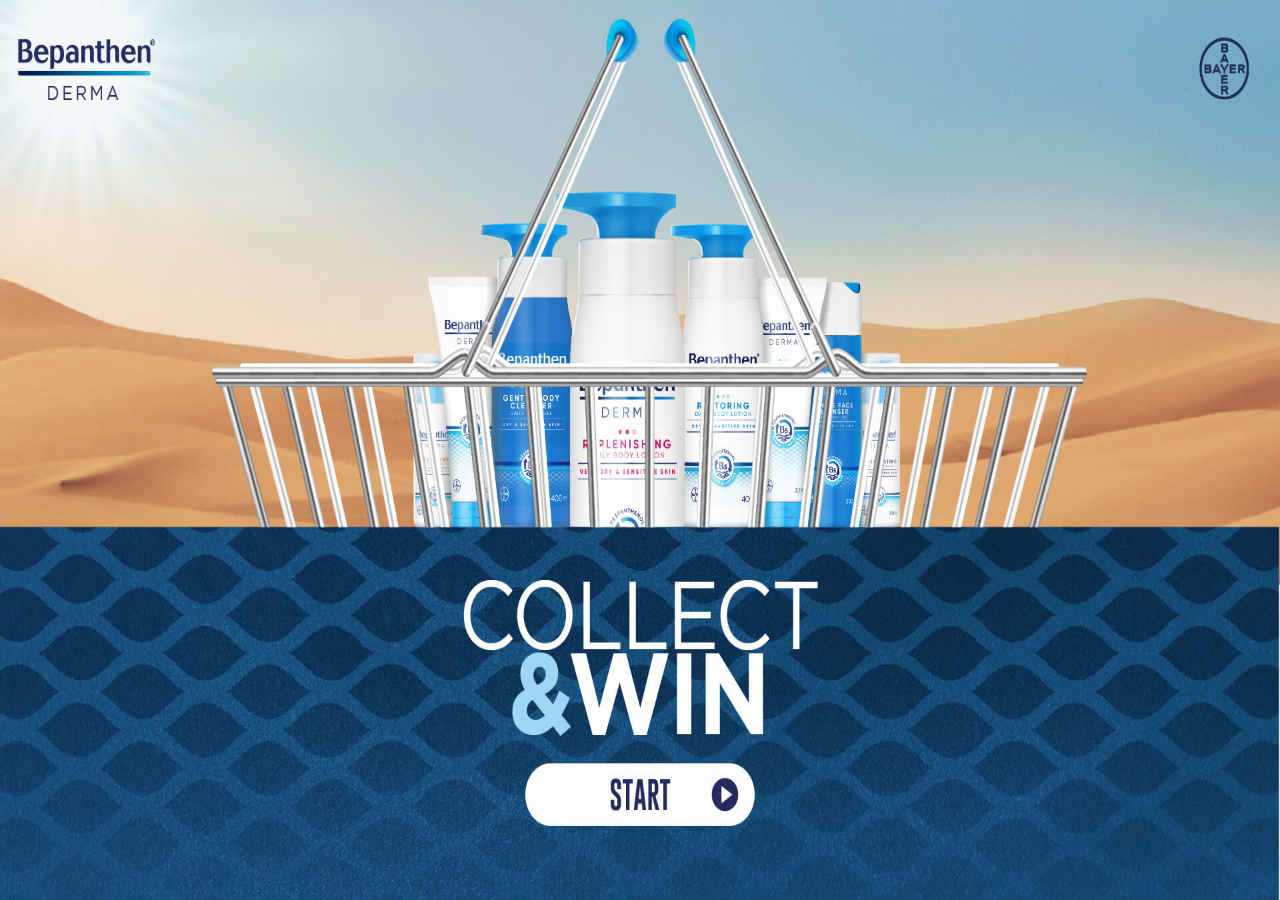
<file: index.html>
<!DOCTYPE html>
<html lang="en">

<head>
  <meta charset="UTF-8">
  <meta http-equiv="X-UA-Compatible" content="IE=edge">
  <meta name="viewport" content="width=device-width, initial-scale=1.0">
  <link rel="stylesheet" href="css/start.css">
  <!-- <link rel="stylesheet" href="bootstrap.min.css"> -->
  <title>Document</title>
  <link rel="icon" type="image/vnd.microsoft.icon" href="images/bayer.ico" />

  <style>

  </style>
</head>

<body>
  <div class="start-btn" onclick="window.location='page1.html'"></div>
</body>

</html>
</file>
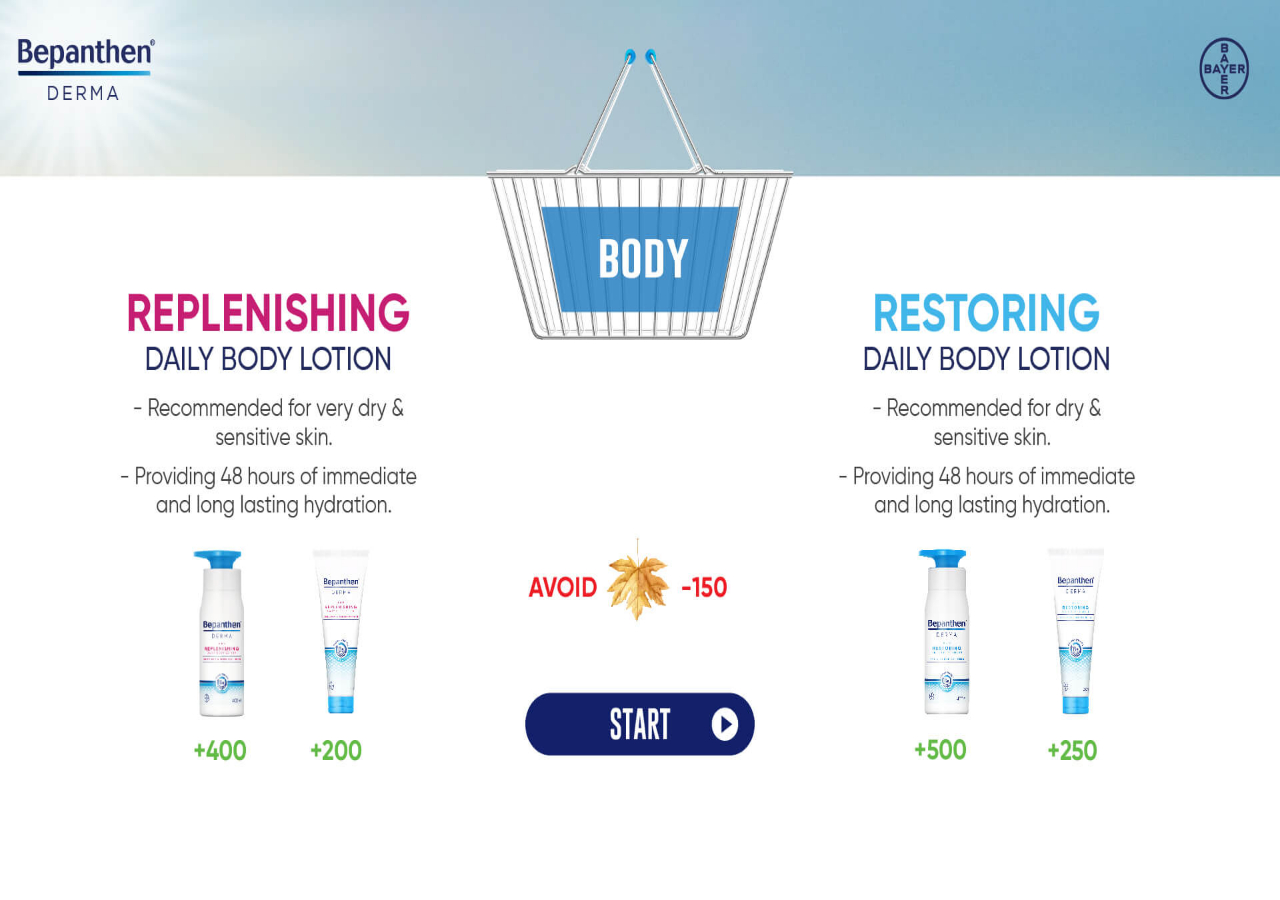
<file: body.html>
<!DOCTYPE html>
<html lang="en">

<head>
  <meta charset="UTF-8">
  <meta http-equiv="X-UA-Compatible" content="IE=edge">
  <meta name="viewport" content="width=device-width, initial-scale=1.0">
  <link rel="stylesheet" href="css/body.css">
  <title>Document</title>
  <link rel="icon" type="image/vnd.microsoft.icon" href="images/bayer.ico" />

</head>

<body>
  <div class="play-btn" onclick="window.location='body-game.html'"></div>
</body>

</html>
</file>
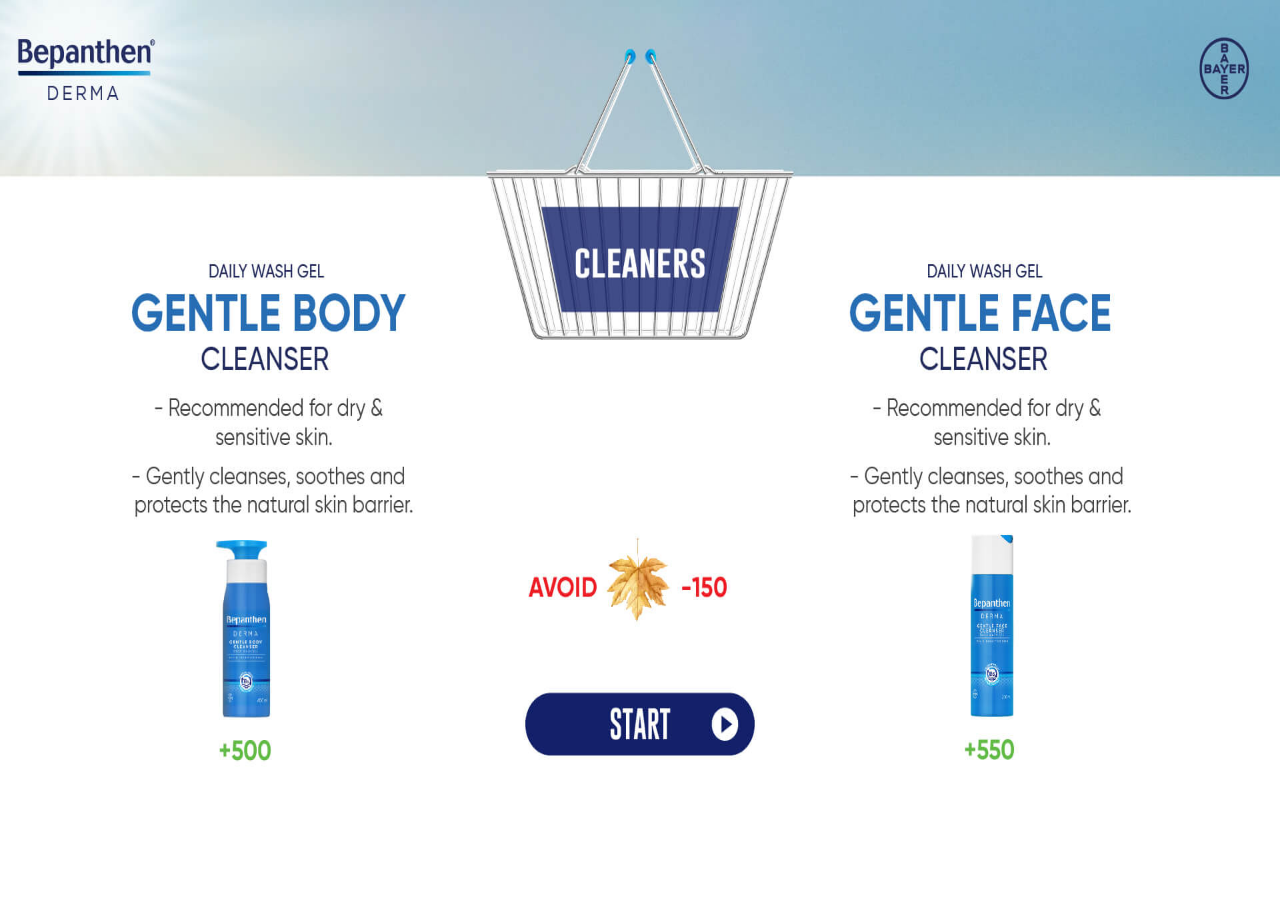
<file: cleanser.html>
<!DOCTYPE html>
<html lang="en">

<head>
  <meta charset="UTF-8">
  <meta http-equiv="X-UA-Compatible" content="IE=edge">
  <meta name="viewport" content="width=device-width, initial-scale=1.0">
  <link rel="stylesheet" href="css/cleanser.css">
  <title>Document</title>
  <link rel="icon" type="image/vnd.microsoft.icon" href="images/bayer.ico" />

</head>

<body>
  <div class="play-btn" onclick="window.location='cleanser-game.html'"></div>
</body>

</html>
</file>
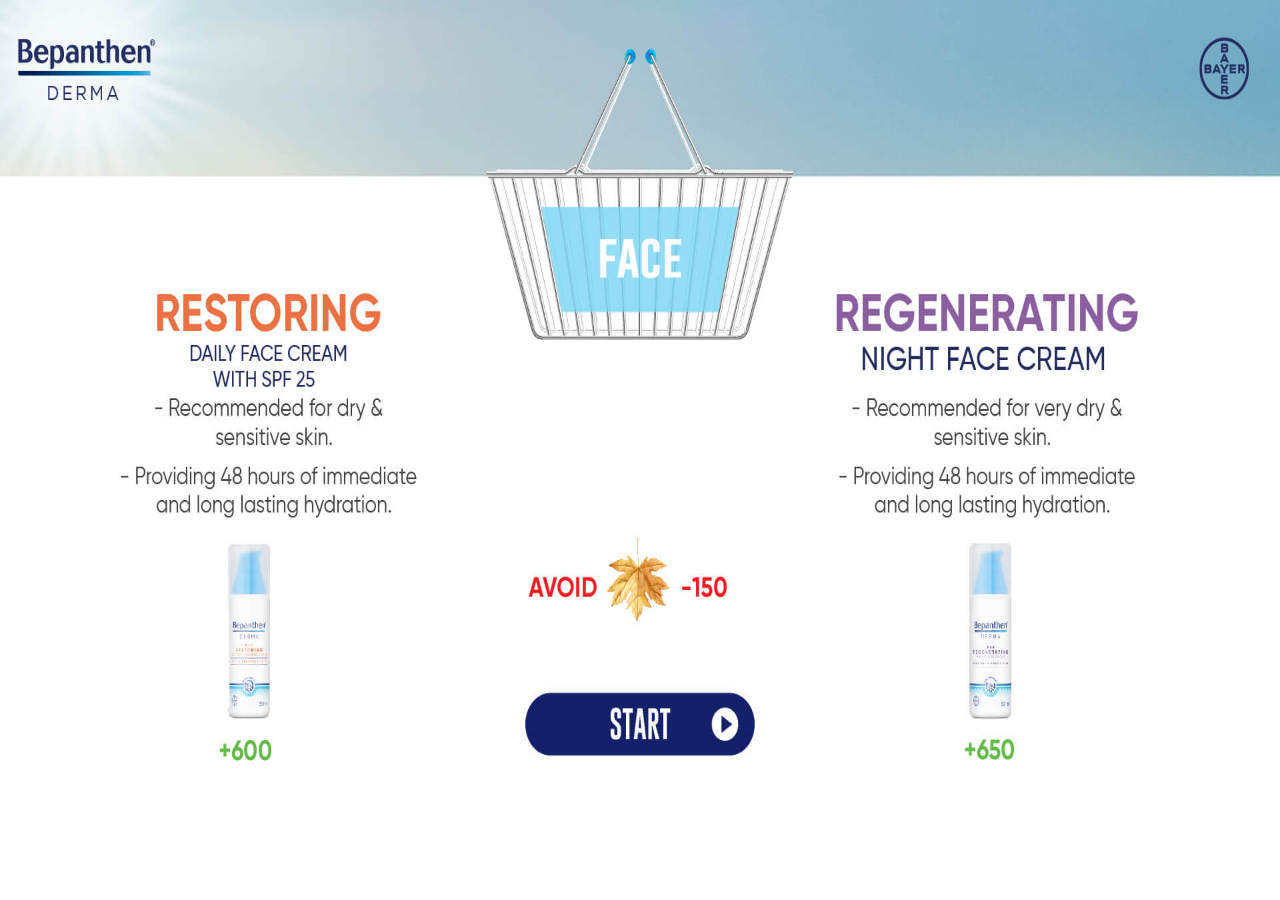
<file: face.html>
<!DOCTYPE html>
<html lang="en">

<head>
  <meta charset="UTF-8">
  <meta http-equiv="X-UA-Compatible" content="IE=edge">
  <meta name="viewport" content="width=device-width, initial-scale=1.0">
  <link rel="stylesheet" href="css/face.css">
  <title>Document</title>
  <link rel="icon" type="image/vnd.microsoft.icon" href="images/bayer.ico" />

</head>

<body>
  <div class="play-btn" onclick="window.location='face-game.html'"></div>
</body>

</html>
</file>
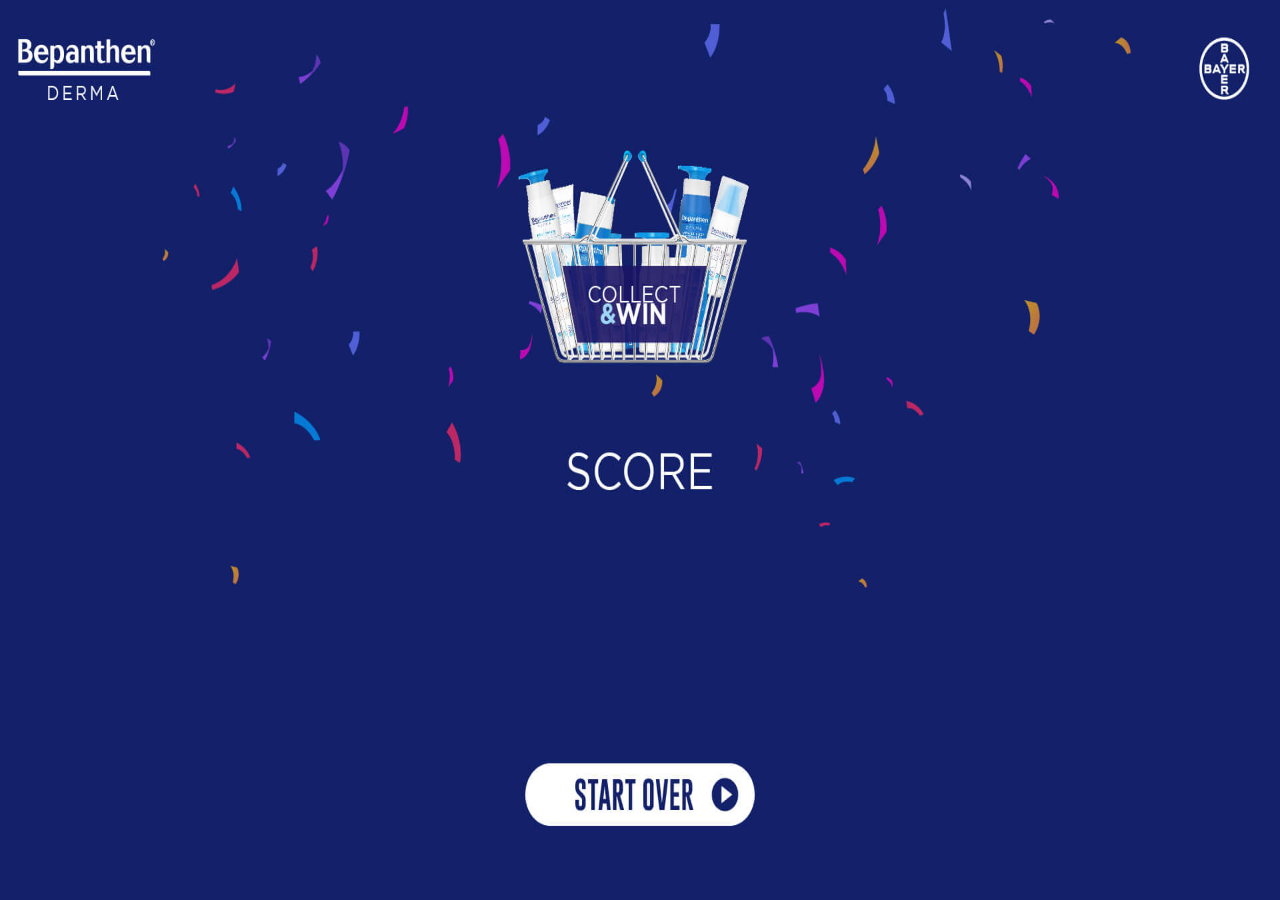
<file: final.html>
<!DOCTYPE html>
<html lang="en">

<head>
  <meta charset="UTF-8">
  <meta http-equiv="X-UA-Compatible" content="IE=edge">
  <meta name="viewport" content="width=device-width, initial-scale=1.0">
  <link rel="stylesheet" href="css/final.css">
  <title>Document</title>
  <link rel="icon" type="image/vnd.microsoft.icon" href="images/bayer.ico" />

</head>

<body>
  <div class="scoure">
    000
  </div>
  <div class="restart-btn" onclick="restart()"></div>
</body>


<script>
  function getScoure() {
    document.getElementsByClassName('scoure')[0].innerHTML = localStorage.getItem('score')
    console.log(document.getElementsByClassName('scoure')[0].innerHTML);
  }
  window.onload = getScoure();
</script>
<script>
  function restart() {
    localStorage.clear()
    window.location = 'index.html'
  }
</script>

</html>
</file>
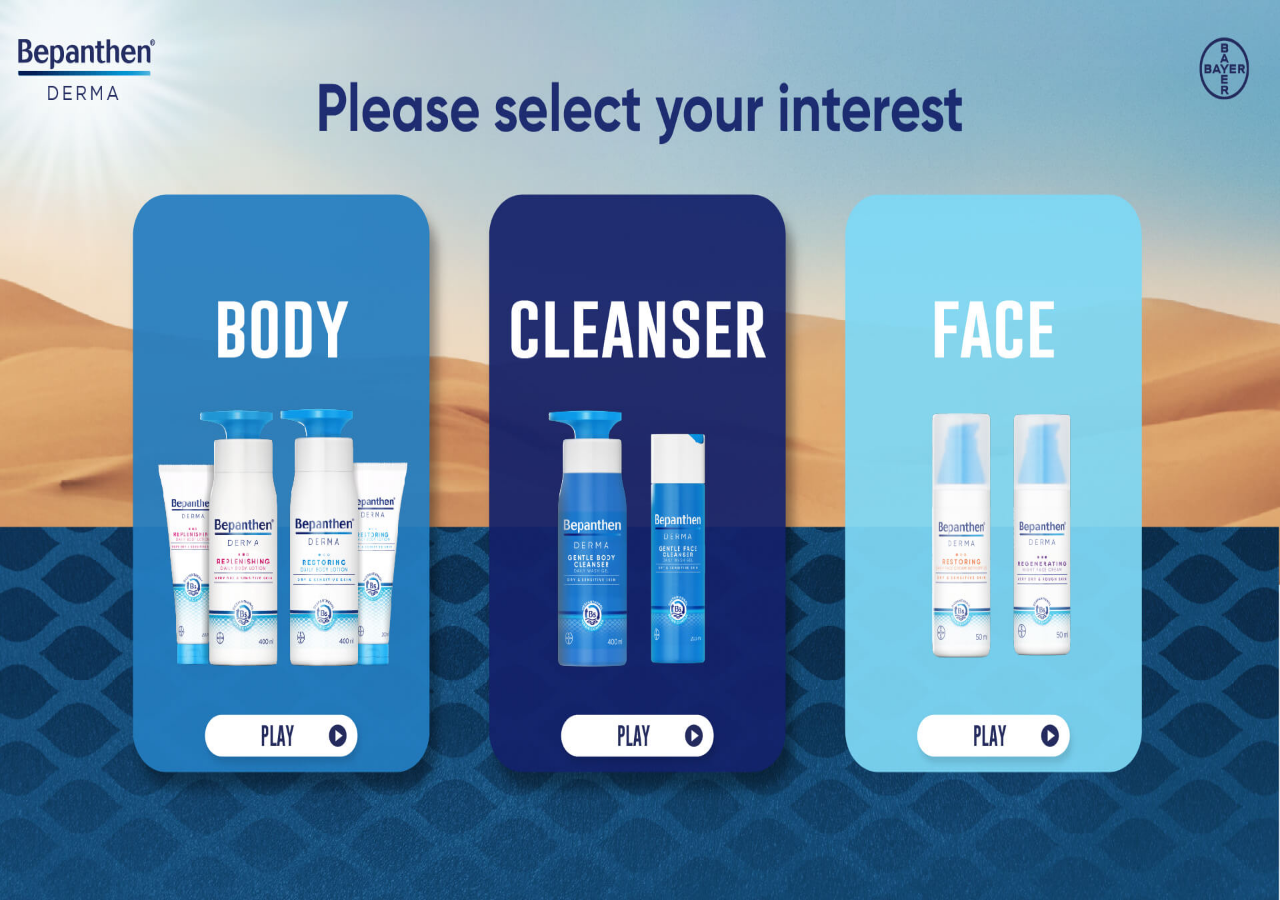
<file: page1.html>
<!DOCTYPE html>
<html lang="en">

<head>
  <meta charset="UTF-8">
  <meta http-equiv="X-UA-Compatible" content="IE=edge">
  <meta name="viewport" content="width=device-width, initial-scale=1.0">
  <link rel="stylesheet" href="css/page1.css">
  <title>Document</title>
  <link rel="icon" type="image/vnd.microsoft.icon" href="images/bayer.ico" />

</head>

<body>
  <div class="face-btn" onclick="window.location='face.html'"></div>
  <div class="body-btn" onclick="window.location='body.html'"></div>
  <div class="cleanser-btn" onclick="window.location='cleanser.html'"></div>
</body>

</html>
</file>
<file: css/start.css>
body {
  background-image: url(../imgs/start.jpg);
  background-size: 100vw 100vh;
}

.start-btn {
  position: absolute;
  cursor: pointer;
  left: 41vw;
  bottom: 3vw;
  width: 277px;
  height: 70px;
}
</file>
<file: css/body.css>
body {
  background-image: url(../imgs/body.jpg);
  background-size: 100vw 100vh;
}

.play-btn {
  position: absolute;
  cursor: pointer;
  left: 41vw;
  bottom: 7vw;
  width: 277px;
  height: 70px;
}
</file>
<file: css/cleanser.css>
body {
  background-image: url(../imgs/cleanser.jpg);
  background-size: 100vw 100vh;
}

.play-btn {
  position: absolute;
  cursor: pointer;
  left: 41vw;
  bottom: 7vw;
  width: 277px;
  height: 70px;
}
</file>
<file: css/face.css>
body {
  background-image: url(../imgs/face.jpg);
  background-size: 100vw 100vh;
}

.play-btn {
  position: absolute;
  cursor: pointer;
  left: 41vw;
  bottom: 7vw;
  width: 277px;
  height: 70px;
}
</file>
<file: css/final.css>
@font-face {
  font-family: gobold;
  src: url(../fonts/Gobold_Lowplus.ttf);
}

body{
  font-family: 'gobold';
}
body {
  background-image: url('../imgs/final.jpg');
  background-size: 100vw 100vh;
  background-repeat: no-repeat;
  position: absolute;
  padding: 0;
  margin: 0;
  width: 100vw;
  height: 100vh;
  top: 0%;
  left: 0%;
}

.scoure {
  position: absolute;
  top: 57vh;
  left: 42vw;
  width: 17vw;
  color: #fff;
  font-size: 95px;
  text-align: center;
}

.restart-btn{
  position: absolute;
  cursor: pointer;
  top: 84vh;
  left: 41vw;
  width: 18vw;
  height: 10vh;
}
</file>
<file: css/page1.css>
body {
  background-image: url(../imgs/page1.jpg);
  background-size: 100vw 100vh;
}
.body-btn {
  position: absolute;
  cursor: pointer;
  left: 16vw;
  bottom: 7vw;
  width: 183px;
  height: 50px;
}
.cleanser-btn {
  position: absolute;
  cursor: pointer;
  left: 44vw;
  bottom: 7vw;
  width: 183px;
  height: 50px;
}
.face-btn {
  position: absolute;
  cursor: pointer;
  left: 71vw;
  bottom: 7vw;
  width: 198px;
  height: 50px;
}
</file>
